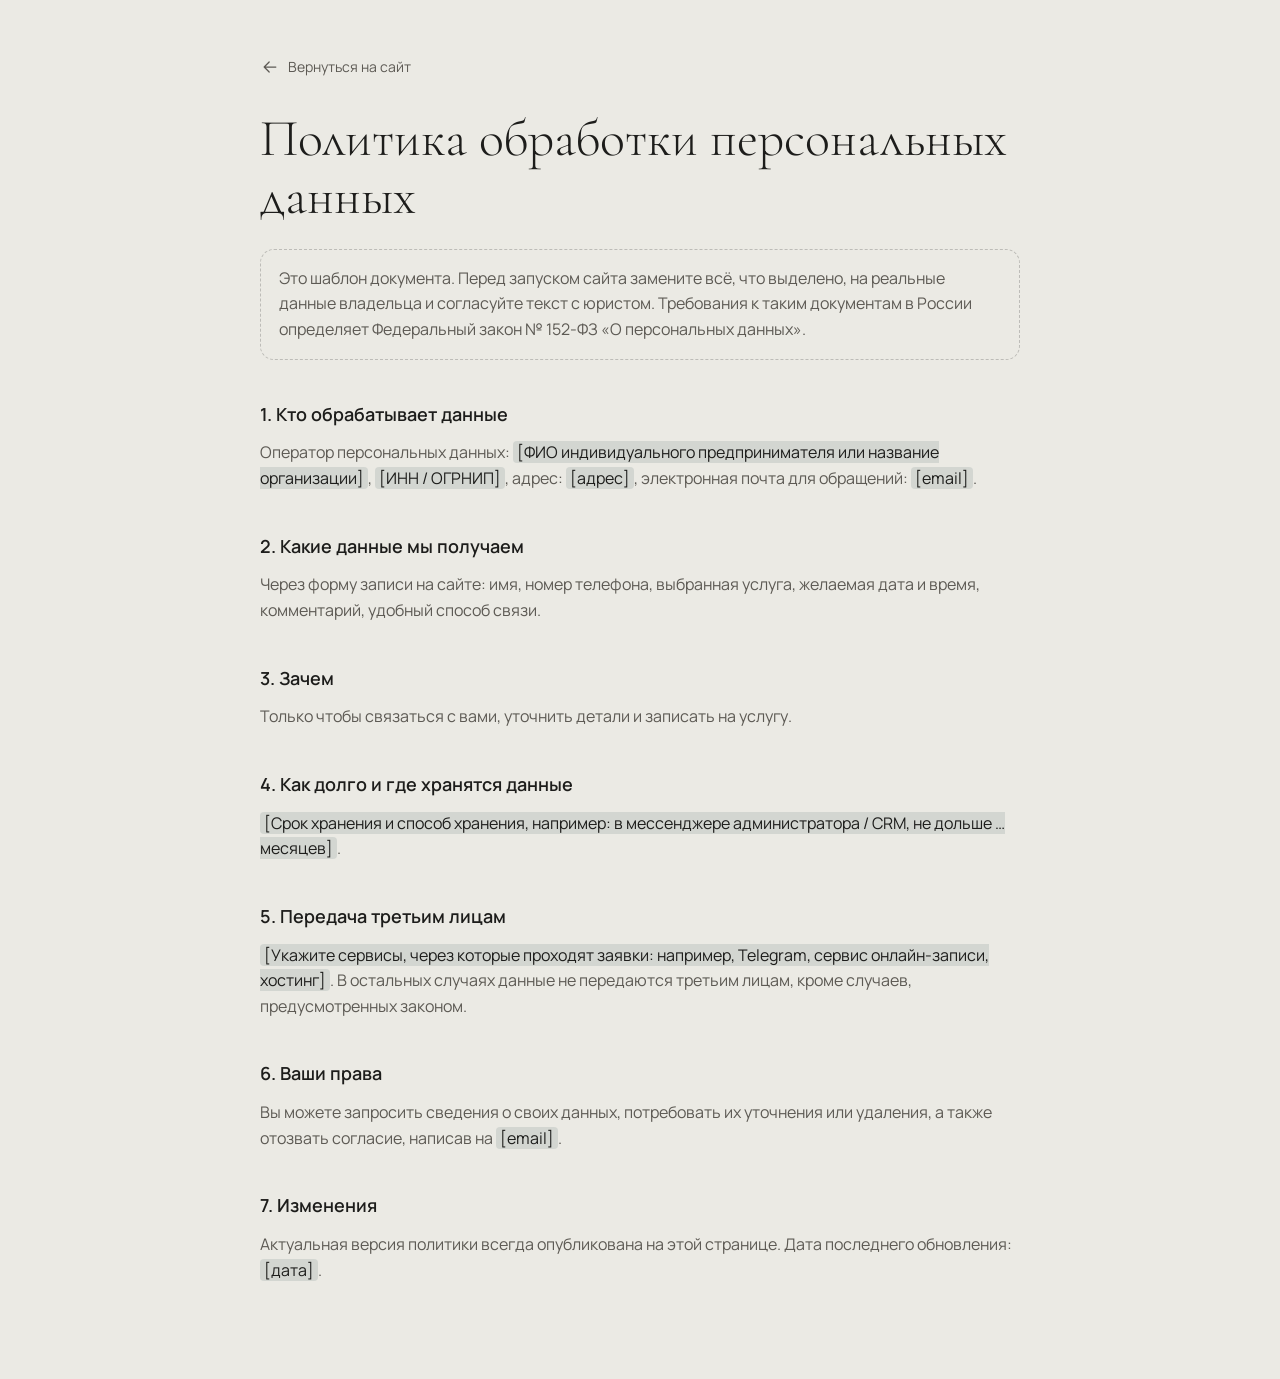
<file: privacy.html>
<!doctype html>
<html lang="ru">
<head>
  <meta charset="utf-8">
  <meta name="viewport" content="width=device-width, initial-scale=1">
  <title>Политика обработки персональных данных</title>
  <meta name="robots" content="noindex">
  <link rel="icon" href="favicon.svg" type="image/svg+xml">
  <link rel="preload" href="assets/fonts/cormorant-garamond-cyrillic.woff2" as="font" type="font/woff2" crossorigin>
  <link rel="preload" href="assets/fonts/manrope-cyrillic.woff2" as="font" type="font/woff2" crossorigin>
  <link rel="stylesheet" href="assets/css/fonts.css?v=20261029-3">
  <link rel="stylesheet" href="assets/css/styles.css?v=20261029-3">
  <style>
    .doc { padding: 56px 0 96px; }
    .doc .container { max-width: 760px; }
    .doc h1 { font-family: var(--serif); font-weight: 300; font-size: clamp(2rem, 1.4rem + 2.4vw, 3.25rem); line-height: 1.1; }
    .doc h2 { margin-top: 40px; font-size: 1.125rem; font-weight: 600; }
    .doc p, .doc li { margin-top: 12px; color: var(--ink-2); }
    .doc ul { padding-left: 1.2em; list-style: disc; }
    .doc mark { background: color-mix(in oklab, var(--accent) 14%, transparent); color: var(--ink); padding: 0 4px; border-radius: 4px; }
    .doc .notice { margin-top: 24px; padding: 16px 18px; border: 1px dashed var(--line-strong); border-radius: var(--radius-sm); }
    .back { display: inline-flex; align-items: center; gap: 8px; margin-bottom: 32px; text-decoration: none; font-size: 0.875rem; color: var(--ink-2); }
  </style>
</head>
<body>
  <main class="doc">
    <div class="container">
      <a class="back" href="index.html"><svg class="icon" viewBox="0 0 24 24" aria-hidden="true"><path d="M19 12H5M11 6l-6 6 6 6"/></svg>Вернуться на сайт</a>
      <h1>Политика обработки персональных данных</h1>
      <p class="notice">Это шаблон документа. Перед запуском сайта замените всё, что выделено, на реальные данные владельца и согласуйте текст с юристом. Требования к таким документам в России определяет Федеральный закон № 152-ФЗ «О персональных данных».</p>

      <h2>1. Кто обрабатывает данные</h2>
      <p>Оператор персональных данных: <mark>[ФИО индивидуального предпринимателя или название организации]</mark>, <mark>[ИНН / ОГРНИП]</mark>, адрес: <mark>[адрес]</mark>, электронная почта для обращений: <mark>[email]</mark>.</p>

      <h2>2. Какие данные мы получаем</h2>
      <p>Через форму записи на сайте: имя, номер телефона, выбранная услуга, желаемая дата и время, комментарий, удобный способ связи.</p>

      <h2>3. Зачем</h2>
      <p>Только чтобы связаться с вами, уточнить детали и записать на услугу.</p>

      <h2>4. Как долго и где хранятся данные</h2>
      <p><mark>[Срок хранения и способ хранения, например: в мессенджере администратора / CRM, не дольше … месяцев]</mark>.</p>

      <h2>5. Передача третьим лицам</h2>
      <p><mark>[Укажите сервисы, через которые проходят заявки: например, Telegram, сервис онлайн-записи, хостинг]</mark>. В остальных случаях данные не передаются третьим лицам, кроме случаев, предусмотренных законом.</p>

      <h2>6. Ваши права</h2>
      <p>Вы можете запросить сведения о своих данных, потребовать их уточнения или удаления, а также отозвать согласие, написав на <mark>[email]</mark>.</p>

      <h2>7. Изменения</h2>
      <p>Актуальная версия политики всегда опубликована на этой странице. Дата последнего обновления: <mark>[дата]</mark>.</p>
    </div>
  </main>
</body>
</html>
</file>
<file: assets/css/fonts.css>
/* Шрифты хранятся в папке сайта, чтобы не зависеть от Google Fonts.
   Manrope и Cormorant Garamond распространяются по лицензии SIL Open Font License 1.1. */

/* cyrillic-ext */
@font-face {
  font-family: "Manrope";
  font-style: normal;
  font-weight: 400 600;
  font-display: swap;
  src: url("../fonts/manrope-cyrillic-ext.woff2") format("woff2");
  unicode-range: U+0460-052F, U+1C80-1C8A, U+20B4, U+2DE0-2DFF, U+A640-A69F, U+FE2E-FE2F;
}

/* cyrillic */
@font-face {
  font-family: "Manrope";
  font-style: normal;
  font-weight: 400 600;
  font-display: swap;
  src: url("../fonts/manrope-cyrillic.woff2") format("woff2");
  unicode-range: U+0301, U+0400-045F, U+0490-0491, U+04B0-04B1, U+2116;
}

/* latin */
@font-face {
  font-family: "Manrope";
  font-style: normal;
  font-weight: 400 600;
  font-display: swap;
  src: url("../fonts/manrope-latin.woff2") format("woff2");
  unicode-range: U+0000-00FF, U+0131, U+0152-0153, U+02BB-02BC, U+02C6, U+02DA, U+02DC, U+0304, U+0308, U+0329, U+2000-206F, U+20AC, U+2122, U+2191, U+2193, U+2212, U+2215, U+FEFF, U+FFFD;
}

/* cyrillic */
@font-face {
  font-family: "Cormorant Garamond";
  font-style: normal;
  font-weight: 300 700;
  font-display: swap;
  src: url("../fonts/cormorant-garamond-cyrillic.woff2") format("woff2");
  unicode-range: U+0301, U+0400-045F, U+0490-0491, U+04B0-04B1, U+2116;
}

/* latin */
@font-face {
  font-family: "Cormorant Garamond";
  font-style: normal;
  font-weight: 300 700;
  font-display: swap;
  src: url("../fonts/cormorant-garamond-latin.woff2") format("woff2");
  unicode-range: U+0000-00FF, U+0131, U+0152-0153, U+02BB-02BC, U+02C6, U+02DA, U+02DC, U+0304, U+0308, U+0329, U+2000-206F, U+20AC, U+2122, U+2191, U+2193, U+2212, U+2215, U+FEFF, U+FFFD;
}

/* cyrillic italic */
@font-face {
  font-family: "Cormorant Garamond";
  font-style: italic;
  font-weight: 300 700;
  font-display: swap;
  src: url("../fonts/cormorant-garamond-italic-cyrillic.woff2") format("woff2");
  unicode-range: U+0301, U+0400-045F, U+0490-0491, U+04B0-04B1, U+2116;
}

/* latin italic */
@font-face {
  font-family: "Cormorant Garamond";
  font-style: italic;
  font-weight: 300 700;
  font-display: swap;
  src: url("../fonts/cormorant-garamond-italic-latin.woff2") format("woff2");
  unicode-range: U+0000-00FF, U+0131, U+0152-0153, U+02BB-02BC, U+02C6, U+02DA, U+02DC, U+0304, U+0308, U+0329, U+2000-206F, U+20AC, U+2122, U+2191, U+2193, U+2212, U+2215, U+FEFF, U+FFFD;
}
</file>
<file: assets/css/styles.css>
/* ---------- Tokens ---------- */
:root {
  --accent: #3f5d5a; /* перезаписывается из config.js */
  --accent-ink: #ffffff;

  --bg: color-mix(in oklab, var(--accent) 5%, #f5f2ec);
  --surface: #fcfbf8;
  --frame: color-mix(in oklab, var(--accent) 12%, #efebe4);
  --accent-deep: color-mix(in oklab, var(--accent) 72%, #0d0d0c);
  --ink: #1d1d1b;
  --ink-2: #5d5a54;
  --ink-3: #69655e;
  --line: rgba(29, 29, 27, 0.12);
  --line-strong: rgba(29, 29, 27, 0.22);

  --serif: "Cormorant Garamond", "Times New Roman", serif;
  --sans: "Manrope", system-ui, -apple-system, "Segoe UI", sans-serif;

  --radius-lg: 28px;
  --radius-md: 20px;
  --radius-sm: 14px;

  --gutter: 16px;
  --container: 1680px; /* одна ширина для шапки, первого экрана и всех разделов */
  --header-h: 68px;
  --section-gap: clamp(88px, 7vw + 48px, 160px);

  --ease-out: cubic-bezier(0.16, 1, 0.3, 1);
  --shadow-soft: 0 18px 50px -24px rgba(29, 29, 27, 0.28);
}

@media (min-width: 720px) {
  :root { --gutter: 24px; --header-h: 76px; }
}
@media (min-width: 1024px) {
  :root { --gutter: 48px; }
}

/* ---------- Base ---------- */
*, *::before, *::after { box-sizing: border-box; }

html {
  scroll-behavior: smooth;
  scroll-padding-top: calc(var(--header-h) + 12px);
  -webkit-text-size-adjust: 100%;
}

body {
  margin: 0;
  background: var(--bg);
  color: var(--ink);
  font-family: var(--sans);
  font-size: 1rem;
  line-height: 1.6;
  -webkit-font-smoothing: antialiased;
  overflow-x: hidden;
}

img { display: block; max-width: 100%; }
a { color: inherit; text-underline-offset: 0.2em; text-decoration-thickness: 1px; }
button, input, select, textarea { font: inherit; color: inherit; }
ul { margin: 0; padding: 0; list-style: none; }
h1, h2, h3, p, figure, dl, dd { margin: 0; }

::selection { background: var(--accent); color: var(--accent-ink); }

:focus-visible {
  outline: 2px solid var(--accent);
  outline-offset: 3px;
  border-radius: 6px;
}

html { scrollbar-color: var(--ink-3) var(--bg); }

.sprite { display: none; }

.icon {
  width: 20px;
  height: 20px;
  flex: none;
  fill: none;
  stroke: currentColor;
  stroke-width: 1.5;
  stroke-linecap: round;
  stroke-linejoin: round;
}

.visually-hidden {
  position: absolute !important;
  width: 1px; height: 1px;
  overflow: hidden;
  clip: rect(0 0 0 0);
  white-space: nowrap;
}

.skip-link {
  position: absolute;
  left: 12px;
  top: -60px;
  z-index: 100;
  padding: 10px 16px;
  background: var(--ink);
  color: var(--bg);
  border-radius: 999px;
  text-decoration: none;
}
.skip-link:focus { top: 12px; }

.container {
  width: min(100% - var(--gutter) * 2, var(--container));
  margin-inline: auto;
}

[hidden] { display: none !important; }

/* Пока страница настраивается (цвет и тексты из config.js и ссылки), цвета меняются без плавного перехода. */
.is-booting *, .is-booting *::before, .is-booting *::after { transition: none !important; }

/* ---------- Buttons ---------- */
.btn {
  display: inline-flex;
  align-items: center;
  justify-content: center;
  gap: 14px;
  min-height: 52px;
  padding: 6px 6px 6px 24px;
  border: 1px solid transparent;
  border-radius: 999px;
  font-size: 0.9375rem;
  font-weight: 500;
  letter-spacing: 0.01em;
  text-decoration: none;
  cursor: pointer;
  transition: background-color 0.3s var(--ease-out), color 0.3s var(--ease-out), border-color 0.3s var(--ease-out);
}

.btn__chip {
  display: grid;
  place-items: center;
  width: 40px;
  height: 40px;
  border-radius: 50%;
  transition: transform 0.45s var(--ease-out);
}
.btn__chip--lg { width: 48px; height: 48px; }
.btn:hover .btn__chip, .quickbook__submit:hover .btn__chip { transform: translateX(3px) rotate(-45deg); }

.btn--dark { background: var(--accent); color: var(--accent-ink); }
.btn--dark .btn__chip { background: var(--accent-ink); color: var(--accent); }
.btn--dark:hover { background: var(--accent-deep); }

.btn--light { background: #fff; color: var(--ink); }
.btn--light .btn__chip { background: var(--accent); color: var(--accent-ink); }
.btn--light:hover { background: var(--bg); }

.btn--ghost {
  padding: 6px 24px;
  color: #fff;
  border-color: rgba(255, 255, 255, 0.55);
}
.btn--ghost:hover { background: rgba(255, 255, 255, 0.14); border-color: #fff; }

.btn--sm { min-height: 44px; padding: 4px 4px 4px 18px; font-size: 0.875rem; gap: 10px; }
.btn--sm .btn__chip { width: 36px; height: 36px; }
.btn--sm .icon { width: 18px; height: 18px; }
.btn--block { width: 100%; justify-content: space-between; }

.round-btn {
  display: grid;
  place-items: center;
  width: 52px;
  height: 52px;
  border: 1px solid var(--line-strong);
  border-radius: 50%;
  background: transparent;
  color: var(--ink);
  cursor: pointer;
  transition: background-color 0.3s var(--ease-out), color 0.3s var(--ease-out), opacity 0.3s;
}
.round-btn:hover:not(:disabled) { background: var(--ink); color: var(--bg); border-color: var(--ink); }
.round-btn:disabled { opacity: 0.35; cursor: default; }

/* ---------- Header ---------- */
.site-header {
  position: sticky;
  top: 0;
  z-index: 50;
  background: var(--bg);
  transition: box-shadow 0.3s;
}
.site-header.is-scrolled { box-shadow: 0 1px 0 var(--line); }

.site-header__inner {
  display: flex;
  align-items: center;
  gap: 24px;
  height: var(--header-h);
  width: min(100% - var(--gutter) * 2, var(--container));
  margin-inline: auto;
}

.logo {
  display: inline-flex;
  align-items: center;
  font-family: var(--serif);
  font-weight: 500;
  font-size: 1.5rem;
  letter-spacing: 0.01em;
  text-decoration: none;
  white-space: nowrap;
  margin-right: auto;
}
.logo img { height: 48px; width: auto; }
@media (min-width: 720px) { .logo img { height: 56px; } }

.nav { display: none; }
.nav__list { display: flex; gap: 32px; }
.nav__list a {
  font-size: 0.875rem;
  text-decoration: none;
  color: var(--ink-2);
  transition: color 0.2s;
}
.nav__list a:hover { color: var(--ink); }

.site-header__cta { display: none; }

.menu-toggle {
  display: grid;
  place-items: center;
  width: 44px;
  height: 44px;
  border: 0;
  border-radius: 50%;
  background: var(--accent);
  color: var(--accent-ink);
  cursor: pointer;
}

.mobile-menu {
  position: fixed;
  inset: var(--menu-top, var(--header-h)) 0 0 0;
  padding: 24px var(--gutter) calc(24px + env(safe-area-inset-bottom));
  background: var(--bg);
  display: flex;
  flex-direction: column;
  justify-content: space-between;
  overflow-y: auto;
}
.mobile-menu__list li { border-bottom: 1px solid var(--line); }
.mobile-menu__list a {
  display: block;
  padding: 16px 0;
  font-family: var(--serif);
  font-weight: 400;
  font-size: 2.375rem;
  line-height: 1.15;
  text-decoration: none;
}
.js .mobile-menu:not([hidden]) { animation: menu-in 0.45s var(--ease-out); }
@keyframes menu-in { from { opacity: 0; transform: translateY(-8px); } }

@media (min-width: 1024px) {
  .site-header__inner { display: grid; grid-template-columns: 1fr auto 1fr; }
  .logo { justify-self: start; margin-right: 0; }
  .nav { display: block; }
  .site-header__cta { display: inline-flex; justify-self: end; }
  .menu-toggle, .mobile-menu { display: none !important; }
}

/* ---------- Hero ---------- */
.hero { padding: 0 8px; }

.hero__card {
  position: relative;
  isolation: isolate;
  overflow: hidden;
  display: grid;
  grid-template-rows: auto 1fr auto;
  min-height: max(560px, calc(100svh - var(--header-h) - var(--demo-h, 0px) - 64px));
  max-width: var(--container);
  margin-inline: auto;
  border-radius: var(--radius-lg);
  color: #fff;
  background: #6f6b66;
}

/* Обёртка фото вынесена из сетки карточки, иначе она занимает строку и сдвигает название. */
.hero picture { position: absolute; inset: 0; z-index: -2; }

.hero__img {
  position: absolute;
  inset: 0;
  z-index: -2;
  width: 100%;
  height: 100%;
  object-fit: cover;
  object-position: 50% 40%;
}

.hero__shade {
  position: absolute;
  inset: 0;
  z-index: -1;
  background:
    radial-gradient(80% 75% at 100% 26%, rgba(22, 22, 20, 0.78), rgba(22, 22, 20, 0.35) 55%, transparent 80%),
    radial-gradient(70% 60% at 0% 85%, rgba(22, 22, 20, 0.55), transparent 72%),
    linear-gradient(180deg, rgba(22, 22, 20, 0.5) 0%, rgba(22, 22, 20, 0.12) 34%, rgba(22, 22, 20, 0.08) 50%, rgba(22, 22, 20, 0.66) 100%);
}
/* Лёгкий тон акцента поверх фото: снимок «окрашивается» в цвет студии. */
.hero__shade::after {
  content: "";
  position: absolute;
  inset: 0;
  background: linear-gradient(200deg, color-mix(in oklab, var(--accent-deep) 35%, transparent) 0%, transparent 45%, color-mix(in oklab, var(--accent-deep) 62%, transparent) 100%);
  mix-blend-mode: multiply;
}

.hero__wordmark {
  padding: 18px 16px 0;
  font-family: var(--serif);
  font-weight: 300;
  font-size: 15vw;
  line-height: 0.86;
  letter-spacing: -0.01em;
  text-transform: uppercase;
  white-space: nowrap;
}
.hero__wordmark .w { display: block; }

.hero__aside {
  align-self: start;
  padding: 20px 16px 0;
  max-width: 340px;
}
.hero__label {
  font-size: 0.9375rem;
  font-weight: 600;
}
.hero__subtitle {
  margin-top: 2px;
  font-size: 0.9375rem;
  line-height: 1.5;
  color: rgba(255, 255, 255, 0.92);
}
.hero__tags {
  display: none;
  flex-wrap: wrap;
  gap: 6px;
  margin-top: 16px;
}
.hero__tags li {
  padding: 4px 12px;
  background: color-mix(in oklab, var(--accent-deep) 70%, transparent);
  border: 1px solid rgba(255, 255, 255, 0.5);
  border-radius: 999px;
  font-size: 0.75rem;
}

.hero__main { padding: 0 16px 24px; }
.hero__title {
  font-family: var(--serif);
  font-weight: 400;
  font-size: clamp(2.4rem, 1.5rem + 3.8vw, 5.25rem);
  line-height: 0.98;
  letter-spacing: -0.005em;
  text-transform: uppercase;
  text-wrap: balance;
}
.hero__actions {
  display: flex;
  flex-wrap: wrap;
  gap: 10px;
  margin-top: 24px;
}

.photo-credit {
  position: absolute;
  top: 14px;
  right: 14px;
  padding: 4px 10px;
  border-radius: 999px;
  background: rgba(22, 22, 20, 0.62);
  color: #fff;
  font-size: 0.6875rem;
  text-decoration: none;
  letter-spacing: 0.02em;
}
.photo-credit:hover { background: rgba(22, 22, 20, 0.8); }
.hero .photo-credit { top: auto; bottom: 14px; }

@media (max-width: 719px) {
  .hero__main { padding-bottom: 28px; }
  .hero .photo-credit { left: 16px; right: auto; }
  .hero__shade {
    background: linear-gradient(180deg, rgba(22, 22, 20, 0.66) 0%, rgba(22, 22, 20, 0.66) 50%, rgba(22, 22, 20, 0.28) 62%, rgba(22, 22, 20, 0.72) 100%);
  }
}

@media (min-width: 720px) {
  .hero { padding: 0 var(--gutter); }
  .hero__wordmark { padding: 22px 28px 0; }
  .hero__aside { padding: 28px 28px 0; justify-self: end; max-width: 300px; }
  .hero__tags { display: flex; }
  .hero__main { padding: 0 28px 36px; }
  .hero__card { grid-template-rows: auto auto 1fr auto; }
  .hero__main { align-self: end; }
}

@media (min-width: 1024px) {
  .hero__card {
    grid-template-columns: 1fr auto;
    grid-template-rows: auto 1fr auto;
    min-height: max(600px, calc(100svh - var(--header-h) - var(--demo-h, 0px) - 24px));
  }
  .hero__wordmark { grid-column: 1 / -1; padding: 24px 36px 0; }
  .hero__aside { grid-column: 2; grid-row: 2; margin: 32px 40px 0 0; padding: 0; }
  /* Без панели быстрой записи под фото нижний отступ меньше. */
  .hero__main { grid-column: 1; grid-row: 3; padding: 0 40px 44px; }
  .hero .photo-credit { right: 24px; bottom: 24px; }
}

/* Quick booking bar */
.quickbook {
  position: relative;
  z-index: 2;
  display: grid;
  gap: 4px;
  max-width: 1180px;
  margin: 12px auto 0;
  padding: 8px;
  background: var(--surface);
  border: 1px solid var(--line);
  border-radius: var(--radius-md);
  box-shadow: var(--shadow-soft);
}

.quickbook__field {
  position: relative;
  display: flex;
  align-items: center;
  gap: 12px;
  min-height: 56px;
  padding: 0 14px;
  border-radius: var(--radius-sm);
  color: var(--ink);
  transition: background-color 0.2s;
}
.quickbook__field:hover { background: var(--bg); }
.quickbook__field .icon { color: var(--ink-2); }

.quickbook__field select,
.quickbook__field input {
  flex: 1;
  min-width: 0;
  height: 56px;
  border: 0;
  background: transparent;
  font-size: 0.9375rem;
  appearance: none;
  -webkit-appearance: none;
  cursor: pointer;
}
.quickbook__field select:focus-visible,
.quickbook__field input:focus-visible { outline: none; }
.quickbook__field:focus-within { background: var(--bg); box-shadow: inset 0 0 0 1.5px var(--accent); }

.quickbook__field input[type="date"]::-webkit-calendar-picker-indicator {
  position: absolute;
  inset: 0;
  width: auto;
  height: auto;
  opacity: 0;
  cursor: pointer;
}
.quickbook__field input[type="date"]:not(.has-value) { color: transparent; }
.quickbook__field input[type="date"]:not(.has-value):focus { color: var(--ink); }
.quickbook__hint {
  position: absolute;
  left: 46px;
  font-size: 0.9375rem;
  color: var(--ink);
  pointer-events: none;
}
.quickbook__field input.has-value ~ .quickbook__hint,
.quickbook__field input:focus ~ .quickbook__hint { display: none; }

.quickbook__submit {
  display: flex;
  align-items: center;
  justify-content: space-between;
  gap: 14px;
  min-height: 56px;
  padding: 4px 4px 4px 20px;
  border: 0;
  border-radius: 999px;
  background: var(--accent);
  color: var(--accent-ink);
  font-weight: 500;
  cursor: pointer;
  transition: background-color 0.3s var(--ease-out);
}
.quickbook__submit:hover { background: var(--accent-deep); }
.quickbook__submit .btn__chip { background: var(--accent-ink); color: var(--accent); }

@media (min-width: 720px) {
  .quickbook {
    grid-template-columns: 1.3fr 1fr 1fr auto;
    align-items: center;
    margin-top: 16px;
    padding: 10px 10px 10px 12px;
    border-radius: 999px;
  }
  .quickbook__field { border-radius: 999px; }
  .quickbook__field + .quickbook__field::before {
    content: "";
    position: absolute;
    left: -2px;
    top: 14px;
    bottom: 14px;
    width: 1px;
    background: var(--line);
  }
  .quickbook__submit-text { display: none; }
  .quickbook__submit { padding: 4px; }
}
@media (min-width: 1024px) {
  .quickbook { margin-top: -44px; }
  .quickbook__submit-text { display: inline; }
  .quickbook__submit { padding: 4px 4px 4px 22px; }
}

/* ---------- Sections ---------- */
.section { padding-top: var(--section-gap); }

.section-head {
  display: flex;
  align-items: flex-end;
  justify-content: space-between;
  gap: 24px;
  margin-bottom: clamp(32px, 3vw + 16px, 56px);
}

.section-title {
  font-family: var(--serif);
  font-weight: 400;
  font-size: clamp(2.5rem, 1.6rem + 3vw, 4.5rem);
  line-height: 1;
  letter-spacing: -0.01em;
  text-wrap: balance;
}
/* Курсивом выделяется вторая часть заголовка — «журнальный» акцент в цвете студии. */
.section-title em {
  font-style: italic;
  font-weight: 300;
  color: var(--accent);
}
.booking .section-title em { color: inherit; }
.section-lead {
  margin-top: 14px;
  max-width: 46ch;
  color: var(--ink-2);
  font-size: 1rem;
}

/* ---------- Promos ---------- */
.promos__grid { display: grid; gap: 12px; }
@media (min-width: 1024px) { .promos__grid { grid-template-columns: 1.25fr 1fr; gap: 16px; } }

.promo {
  display: flex;
  flex-direction: column;
  padding: 28px 22px 22px;
  background: var(--surface);
  border: 1px solid var(--line);
  border-radius: var(--radius-lg);
}
@media (min-width: 720px) { .promo { padding: 40px 40px 32px; } }

/* Главная акция — в цвете салона, как карточка записи. */
.promo--accent { background: var(--accent); border-color: var(--accent); color: var(--accent-ink); }

.promo__title {
  max-width: 22ch;
  font-size: clamp(1.25rem, 1.1rem + 0.6vw, 1.625rem);
  font-weight: 500;
  line-height: 1.25;
  letter-spacing: -0.01em;
  text-wrap: balance;
}

.promo__offers { margin-top: 22px; }
.promo__offer {
  display: flex;
  flex-wrap: wrap;
  align-items: baseline;
  gap: 4px 18px;
  padding: 10px 0;
  border-top: 1px solid var(--line);
}
.promo--accent .promo__offer, .promo--accent .promo__extra { border-color: color-mix(in oklab, var(--accent-ink) 22%, transparent); }
.promo__value {
  flex: none;
  min-width: 3.3ch;
  font-family: var(--serif);
  font-size: clamp(3rem, 2.2rem + 3vw, 5rem);
  font-weight: 400;
  line-height: 0.95;
  letter-spacing: -0.02em;
  font-variant-numeric: lining-nums tabular-nums;
  color: var(--accent);
}
.promo--accent .promo__value { color: var(--accent-ink); }
.promo__cond { font-size: 1rem; color: var(--ink-2); }
.promo--accent .promo__cond { color: color-mix(in oklab, var(--accent-ink) 82%, var(--accent)); }

.promo__extra {
  display: flex;
  align-items: center;
  gap: 12px;
  padding-top: 16px;
  border-top: 1px solid var(--line);
  font-family: var(--serif);
  font-style: italic;
  font-size: 1.75rem;
  line-height: 1;
}
.promo__extra .icon { width: 26px; height: 26px; }
.promo__text { padding-top: 16px; border-top: 1px solid var(--line); color: var(--ink-2); }
/* Карточка с фото: текст слева, фото справа во всю высоту текста. На телефоне кнопка уходит под них. */
.promo--photo {
  display: grid;
  grid-template-columns: 1fr minmax(0, 38%);
  grid-template-areas: "body media" "foot foot";
  column-gap: 18px;
}
.promo__body { grid-area: body; display: flex; flex-direction: column; min-width: 0; }
.promo--photo .promo__foot { grid-area: foot; }
.promo__media { grid-area: media; position: relative; min-height: 200px; overflow: hidden; border-radius: var(--radius-md); background: var(--frame); }
.promo__media img { position: absolute; inset: 0; width: 100%; height: 100%; object-fit: cover; object-position: 50% 30%; }
@media (min-width: 720px) {
  .promo--photo { grid-template-columns: 1fr minmax(0, 42%); grid-template-areas: "body media" "foot media"; column-gap: 32px; }
}
/* Последняя карточка без пары растягивается на всю ширину, фото у неё — узкая полоса. */
@media (min-width: 1024px) {
  .promo--photo:last-child:nth-child(odd) { grid-column: 1 / -1; grid-template-columns: 1fr 280px; }
  .promo--photo:last-child:nth-child(odd) .promo__title { max-width: none; }
}

.promo__foot {
  display: flex;
  flex-wrap: wrap;
  align-items: center;
  justify-content: space-between;
  gap: 16px;
  margin-top: auto;
  padding-top: 32px;
}
.promo__until { display: inline-flex; align-items: center; gap: 8px; font-size: 0.9375rem; font-weight: 500; }
.promo__until .icon { width: 20px; height: 20px; }
@media (max-width: 479px) { .promo__cta { width: 100%; justify-content: space-between; } }

/* ---------- Services ---------- */
.carousel-nav { display: none; gap: 10px; flex: none; }
@media (min-width: 720px) { .carousel-nav:not([hidden]) { display: flex; } }

.services__viewport { overflow: hidden; }
.services__track {
  --peek: var(--gutter);
  display: grid;
  grid-auto-flow: column;
  grid-auto-columns: min(82%, 320px);
  gap: 14px;
  padding: 4px max(var(--gutter), (100% - var(--container)) / 2) 24px;
  overflow-x: auto;
  scroll-snap-type: x mandatory;
  scroll-padding-inline: max(var(--gutter), (100% - var(--container)) / 2);
  scrollbar-width: none;
  outline: none;
}
.services__track::-webkit-scrollbar { display: none; }
@media (min-width: 720px) { .services__track { grid-auto-columns: calc((min(100vw - var(--gutter) * 2, var(--container)) - 14px * 2) / 2.4); gap: 16px; } }
/* На компьютере лента обрезается по краям сетки: ровно четыре карточки, остальные — стрелками. */
@media (min-width: 1024px) {
  .services__viewport { width: min(100% - var(--gutter) * 2, var(--container)); margin-inline: auto; }
  .services__track { grid-auto-columns: calc((100% - 16px * 3) / 4); padding-inline: 0; scroll-padding-inline: 0; }
}

.service-card {
  scroll-snap-align: start;
  display: flex;
  flex-direction: column;
  padding: 10px;
  background: var(--surface);
  border: 1px solid var(--line);
  border-radius: var(--radius-md);
  transition: box-shadow 0.4s var(--ease-out), transform 0.4s var(--ease-out);
}
.service-card:hover { box-shadow: var(--shadow-soft); border-color: var(--line-strong); }

.service-card__media {
  position: relative;
  overflow: hidden;
  aspect-ratio: 4 / 3.2;
  border-radius: var(--radius-sm);
}
.service-card__media img {
  width: 100%;
  height: 100%;
  object-fit: cover;
  transition: transform 0.9s var(--ease-out);
}
.service-card:hover .service-card__media img { transform: scale(1.04); }

.service-card__tag {
  position: absolute;
  top: 10px;
  right: 10px;
  padding: 3px 10px;
  border-radius: 999px;
  background: var(--accent);
  color: var(--accent-ink);
  font-size: 0.75rem;
  font-weight: 500;
}

.service-card__body { flex: 1; display: flex; flex-direction: column; padding: 18px 8px 0; }
.service-card__title {
  font-size: 1.25rem;
  font-weight: 500;
  line-height: 1.3;
  letter-spacing: -0.01em;
}
.service-card__text {
  margin-top: 8px;
  font-size: 0.875rem;
  line-height: 1.55;
  color: var(--ink-2);
}
.service-card__price {
  display: flex;
  align-items: baseline;
  gap: 8px;
  margin-top: auto; /* у всех карточек цена на одной высоте */
  padding-top: 14px;
  font-size: 0.875rem;
}
.service-card__price-label { color: var(--ink-2); }
.service-card__price-value { font-size: 1rem; font-weight: 600; }
/* Пустое место под цену: короткая пунктирная линия. */
.service-card__price-value.is-empty {
  width: 72px;
  height: 1em;
  border-bottom: 1px dashed var(--line-strong);
}

.service-card__foot {
  display: flex;
  align-items: center;
  justify-content: space-between;
  margin: 18px 8px 0;
  padding: 14px 0 6px;
  border-top: 1px solid var(--line);
  font-size: 0.875rem;
  font-weight: 500;
  text-decoration: none;
}
.service-card__foot .icon { transition: transform 0.4s var(--ease-out); }
.service-card__foot:hover .icon { transform: translateX(4px); }

/* Карточка без фото: метка над заголовком. */
.service-card--text .service-card__body { padding-top: 10px; }
.service-card--text .service-card__tag { position: static; align-self: flex-start; margin-bottom: 14px; }

/* ---------- Prices ---------- */
.prices__grid { display: grid; gap: 12px; align-items: start; }
@media (min-width: 1024px) { .prices__grid { grid-template-columns: 1fr 1fr; gap: 16px; } }

.price-group {
  background: var(--surface);
  border: 1px solid var(--line);
  border-radius: var(--radius-md);
}
.price-group__head {
  display: flex;
  align-items: center;
  justify-content: space-between;
  gap: 16px;
  padding: 20px 22px;
  font-size: 1.125rem;
  font-weight: 500;
  letter-spacing: -0.01em;
  cursor: pointer;
  list-style: none;
}
.price-group__head::-webkit-details-marker { display: none; }
.price-group__toggle {
  position: relative;
  flex: none;
  width: 36px;
  height: 36px;
  border: 1px solid var(--line-strong);
  border-radius: 50%;
  transition: background-color 0.3s var(--ease-out), border-color 0.3s var(--ease-out);
}
.price-group__toggle::before, .price-group__toggle::after {
  content: "";
  position: absolute;
  top: 50%;
  left: 50%;
  width: 12px;
  height: 1.5px;
  background: currentColor;
  transform: translate(-50%, -50%);
  transition: transform 0.3s var(--ease-out);
}
.price-group__toggle::after { transform: translate(-50%, -50%) rotate(90deg); }
.price-group[open] .price-group__toggle { background: var(--accent); border-color: var(--accent); color: var(--accent-ink); }
.price-group[open] .price-group__toggle::after { transform: translate(-50%, -50%); }
.price-group__head:hover .price-group__toggle { border-color: var(--ink); }

.price-list { padding: 0 22px 18px; }
.price-list__sub {
  margin-top: 14px;
  padding-bottom: 4px;
  font-size: 0.75rem;
  font-weight: 600;
  letter-spacing: 0.08em;
  text-transform: uppercase;
  color: var(--accent);
}
.price-list__row {
  display: flex;
  align-items: baseline;
  justify-content: space-between;
  gap: 16px;
  padding: 11px 0;
  border-top: 1px solid var(--line);
  font-size: 0.9375rem;
}
.price-list__sub + .price-list__row { border-top: 0; }
.price-list__price { flex: none; font-weight: 600; font-variant-numeric: tabular-nums; white-space: nowrap; }

/* ---------- Photo placeholder (общая для услуг и галереи) ---------- */
.ph {
  position: relative;
  display: grid;
  place-items: center;
  align-content: center;
  gap: 10px;
  width: 100%;
  height: 100%;
  background:
    radial-gradient(120% 90% at 20% 0%, rgba(255, 255, 255, 0.65), transparent 60%),
    var(--frame);
  color: var(--ink-2);
  text-align: center;
}
/* Тонкая пунктирная рамка: видно, что это задуманное место под фото, а не пустота. */
.ph::before {
  content: "";
  position: absolute;
  inset: 10px;
  border: 1px dashed var(--line-strong);
  border-radius: calc(var(--radius-sm) - 4px);
  pointer-events: none;
}
.ph__icon {
  display: grid;
  place-items: center;
  width: 44px;
  height: 44px;
  border-radius: 50%;
  background: color-mix(in oklab, var(--surface) 80%, transparent);
  color: var(--accent);
}
.ph__text { font-size: 0.8125rem; }
.ph__ratio {
  position: absolute;
  top: 18px;
  right: 20px;
  font-size: 0.6875rem;
  letter-spacing: 0.06em;
  color: var(--ink-2);
}

/* ---------- Gallery ---------- */
.gallery__grid {
  display: grid;
  grid-template-columns: repeat(2, 1fr);
  grid-auto-rows: clamp(150px, 40vw, 220px);
  grid-auto-flow: dense;
  gap: 10px;
}
.g-item { position: relative; border-radius: var(--radius-md); overflow: hidden; }
.g-item--feature { grid-column: span 2; grid-row: span 2; }
.g-item--tall { grid-row: span 2; }
.g-item--wide { grid-column: span 2; }
.g-item .ph { border-radius: inherit; }

.g-item__btn {
  display: block;
  width: 100%;
  height: 100%;
  padding: 0;
  border: 0;
  background: none;
  cursor: zoom-in;
}
.g-item__btn img {
  width: 100%;
  height: 100%;
  object-fit: cover;
  transition: transform 0.9s var(--ease-out);
}
.g-item__btn:hover img { transform: scale(1.04); }

.g-item__caption {
  position: absolute;
  left: 20px;
  bottom: 18px;
  font-size: 0.8125rem;
  font-weight: 500;
  color: var(--ink);
}
.g-item--photo .g-item__caption {
  left: 12px;
  bottom: 12px;
  padding: 3px 10px;
  border-radius: 999px;
  background: var(--surface);
}

@media (max-width: 719px) {
  .g-item--square .ph__text, .g-item--tall .ph__text { display: none; }
  .ph__ratio { top: 16px; right: 16px; }
}
@media (min-width: 720px) {
  .gallery__grid { gap: 14px; grid-auto-rows: clamp(160px, 22vw, 240px); }
}
@media (min-width: 1024px) {
  .gallery__grid { grid-template-columns: repeat(4, 1fr); gap: 16px; grid-auto-rows: clamp(180px, 15.5vw, 240px); }
}

/* Lightbox */
.lightbox {
  width: 100%;
  height: 100%;
  max-width: none;
  max-height: none;
  margin: 0;
  padding: 24px;
  border: 0;
  background: rgba(22, 22, 20, 0.92);
}
.lightbox[open] { display: grid; place-items: center; }
.lightbox::backdrop { background: transparent; }
.lightbox__frame img {
  max-width: min(100%, 1400px);
  max-height: calc(100dvh - 120px);
  border-radius: var(--radius-md);
  object-fit: contain;
}
.lightbox__close {
  position: absolute;
  top: 16px;
  right: 16px;
  color: #fff;
  border-color: rgba(255, 255, 255, 0.4);
}
.lightbox__close:hover:not(:disabled) { background: #fff; color: var(--ink); }
.js .lightbox[open] { animation: fade 0.35s var(--ease-out); }
@keyframes fade { from { opacity: 0; } }

/* ---------- Booking ---------- */
.booking__card {
  display: grid;
  gap: 32px;
  padding: 32px 20px 20px;
  border-radius: var(--radius-lg);
  background: var(--accent);
  color: var(--accent-ink);
}
.booking__lead {
  margin-top: 14px;
  max-width: 40ch;
  color: color-mix(in oklab, var(--accent-ink) 82%, var(--accent));
}

/* Запись через мессенджеры и звонок: крупные строки, на наведении — белая плашка, как у светлой кнопки. */
.booking__channels { display: grid; gap: 10px; align-content: center; }
.channel {
  display: grid;
  grid-template-columns: auto minmax(0, 1fr) auto;
  align-items: center;
  gap: 12px;
  min-height: 76px;
  padding: 12px 12px 12px 12px;
  border: 1px solid color-mix(in oklab, var(--accent-ink) 30%, transparent);
  border-radius: var(--radius-md);
  color: inherit;
  text-decoration: none;
  transition: background-color 0.3s var(--ease-out), color 0.3s var(--ease-out), border-color 0.3s var(--ease-out);
}
.channel__icon {
  display: grid;
  place-items: center;
  width: 44px;
  height: 44px;
  border-radius: 50%;
  background: color-mix(in oklab, var(--accent-ink) 12%, transparent);
  transition: background-color 0.3s var(--ease-out), color 0.3s var(--ease-out);
}
.channel__icon .icon { width: 22px; height: 22px; }
.channel__text { display: grid; gap: 2px; min-width: 0; }
.channel__name {
  font-family: var(--serif);
  font-size: clamp(1.25rem, 0.9rem + 1.6vw, 1.5rem);
  font-weight: 400;
  line-height: 1.1;
  font-variant-numeric: lining-nums;
  white-space: nowrap;
}
.channel__hint { font-size: 0.8125rem; color: color-mix(in oklab, var(--accent-ink) 80%, var(--accent)); }
.channel .btn__chip { background: var(--accent-ink); color: var(--accent); }
.channel:hover { background: #fff; color: var(--ink); border-color: #fff; }
.channel:hover .channel__icon { background: color-mix(in oklab, var(--accent) 10%, #fff); color: var(--accent); }
.channel:hover .channel__hint { color: var(--ink-2); }
.channel:hover .btn__chip { background: var(--accent); color: var(--accent-ink); transform: translateX(3px) rotate(-45deg); }
.channel:focus-visible { outline: 2px solid #fff; outline-offset: 3px; }

/* Онлайн-запись — главный способ: белая плашка сразу, с отступом от мессенджеров. */
.channel--primary { background: #fff; color: var(--ink); border-color: #fff; margin-bottom: 14px; }
.channel--primary .channel__icon { background: var(--accent); color: var(--accent-ink); }
.channel--primary .channel__name { white-space: normal; }

/* Самые узкие телефоны: номер телефона должен влезть в одну строку рядом со стрелкой. */
@media (max-width: 359px) {
  .channel { gap: 10px; padding: 10px; }
  .channel__icon { width: 40px; height: 40px; }
  .channel__name { font-size: 1.125rem; }
}
.channel--primary .channel__hint { color: var(--ink-2); }
.channel--primary .btn__chip { background: var(--accent); color: var(--accent-ink); }
.channel--primary:hover { background: var(--bg); border-color: var(--bg); }
.channel--primary:hover .channel__icon { background: var(--accent); color: var(--accent-ink); }

@media (min-width: 720px) {
  .booking__card { padding: 48px; }
  .channel { min-height: 88px; padding: 16px 16px 16px 18px; gap: 20px; }
  .channel__icon { width: 48px; height: 48px; }
  .channel__name { font-size: 1.75rem; }
}
@media (min-width: 1024px) {
  .booking__card { grid-template-columns: 0.9fr 1.1fr; gap: 64px; padding: 64px; align-items: center; }
}

/* ---------- Contacts ---------- */
.contacts__grid { display: grid; gap: 36px; }

.contact-list { margin-top: 32px; border-top: 1px solid var(--line); }
.contact-row {
  display: grid;
  grid-template-columns: 24px 1fr;
  gap: 4px 16px;
  padding: 18px 0;
  border-bottom: 1px solid var(--line);
}
.contact-row .icon { grid-row: span 2; margin-top: 2px; color: var(--accent); }
.contact-row dt { font-size: 0.8125rem; color: var(--ink-2); }
.contact-row dd { font-size: 1.0625rem; font-weight: 500; }
.contact-row dd a { text-decoration: none; }
.contact-row dd a:hover { text-decoration: underline; }
.contact-row--demo dd { color: var(--ink-3); font-weight: 400; }
.hours { display: grid; grid-template-columns: auto 1fr; gap: 2px 16px; font-variant-numeric: tabular-nums; }

.demo-note {
  display: inline-block;
  margin-left: 8px;
  padding: 1px 8px;
  border-radius: 999px;
  border: 1px dashed var(--line-strong);
  font-size: 0.6875rem;
  font-weight: 500;
  color: var(--ink-2);
  vertical-align: middle;
}

.contacts__actions { display: flex; flex-wrap: wrap; gap: 10px; margin-top: 28px; }
/* Кнопки без кружка-стрелки: отступы поровну с двух сторон, иначе текст прижат к правому краю. */
.contacts__actions .btn { padding: 6px 24px; }
.btn--outline { padding: 6px 24px; border-color: var(--line-strong); color: var(--ink); }
.btn--outline:hover { background: var(--ink); color: var(--bg); border-color: var(--ink); }
.btn[aria-disabled="true"] { background: transparent; color: var(--ink-2); border: 1px dashed var(--line-strong); pointer-events: none; }

.contacts__map {
  position: relative;
  overflow: hidden;
  min-height: 320px;
  border-radius: var(--radius-lg);
  background: var(--frame);
}
.contacts__map iframe { position: absolute; inset: 0; width: 100%; height: 100%; border: 0; }
.contacts__map .ph { position: absolute; inset: 0; }
/* Картинка карты вместо виджета: без рекламы, клик открывает Яндекс Карты. */
.contacts__map-link { position: absolute; inset: 0; display: block; }
/* Привязка к правому нижнему углу — там подпись Яндекса, её нельзя обрезать. */
.contacts__map-link img { width: 100%; height: 100%; object-fit: cover; object-position: 100% 100%; }
.contacts__map-cta {
  position: absolute;
  left: 16px;
  bottom: 16px;
  display: inline-flex;
  align-items: center;
  min-height: 44px;
  padding: 0 20px;
  border-radius: 999px;
  background: var(--accent);
  color: var(--accent-ink);
  font-size: 0.875rem;
  font-weight: 600;
  box-shadow: var(--shadow-soft);
  transition: background 0.2s;
}
.contacts__map-link:hover .contacts__map-cta { background: var(--accent-deep); }
.contacts__map-link:focus-visible { outline: 2px solid var(--accent); outline-offset: 3px; border-radius: var(--radius-lg); }

@media (min-width: 1024px) {
  .contacts__grid { grid-template-columns: 1fr 1.15fr; gap: 72px; align-items: stretch; }
  .contacts__map { min-height: 480px; }
}

/* ---------- Footer ---------- */
.site-footer {
  margin-top: var(--section-gap);
  padding: 56px 0 calc(28px + env(safe-area-inset-bottom));
  background: var(--accent-deep);
  color: var(--accent-ink);
  --footer-muted: color-mix(in oklab, var(--accent-ink) 74%, var(--accent-deep));
}
/* Крупное название внизу — перекличка с первым экраном. */
.footer__wordmark {
  font-family: var(--serif);
  font-weight: 300;
  font-size: clamp(2.75rem, 1rem + 7.5vw, 8.5rem);
  line-height: 0.95;
  letter-spacing: -0.01em;
  overflow-wrap: anywhere;
}
/* Знак из логотипа слева от названия. */
.footer__brand { display: flex; align-items: center; gap: clamp(12px, 2vw, 28px); }
.footer__mark { height: clamp(4.5rem, 2rem + 11vw, 12rem); width: auto; flex-shrink: 0; }
.footer__row {
  display: grid;
  gap: 24px;
  margin-top: 40px;
  padding-top: 28px;
  border-top: 1px solid color-mix(in oklab, var(--accent-ink) 22%, transparent);
}
.footer__links { display: flex; flex-wrap: wrap; gap: 0 28px; font-size: 0.9375rem; }
/* Высота 44px — чтобы на телефоне было легко попасть пальцем. */
.footer__links a { display: inline-flex; align-items: center; min-height: 44px; text-decoration: none; color: var(--footer-muted); }
.footer__links a:hover { color: var(--accent-ink); }
.footer__contacts { display: grid; gap: 4px; font-size: 0.9375rem; color: var(--footer-muted); }
.footer__contacts a { display: inline-flex; align-items: center; min-height: 44px; text-decoration: none; }
.footer__contacts a:hover { color: var(--accent-ink); text-decoration: underline; }
.footer__bottom {
  display: flex;
  flex-wrap: wrap;
  justify-content: space-between;
  gap: 8px 24px;
  margin-top: 32px;
  font-size: 0.8125rem;
  color: var(--footer-muted);
}
.footer__bottom a { color: inherit; }

@media (min-width: 720px) {
  .footer__row { grid-template-columns: 1fr auto; align-items: start; }
  .footer__contacts { text-align: right; justify-items: end; }
}

/* ---------- Demo bar ---------- */
.demo-bar {
  display: flex;
  flex-wrap: wrap;
  align-items: center;
  justify-content: center;
  gap: 2px 14px;
  min-height: 44px;
  padding: 4px var(--gutter);
  background: var(--ink);
  color: var(--bg);
  font-size: 0.75rem;
}
.demo-bar__badge { font-weight: 600; letter-spacing: 0.04em; white-space: nowrap; }
.demo-bar__text { display: none; color: rgba(245, 242, 236, 0.72); }
@media (min-width: 1024px) { .demo-bar__text { display: inline; } }

.demo-bar__colors {
  display: flex;
  margin: 0;
  padding: 0;
  border: 0;
}
.swatch {
  position: relative;
  display: grid;
  place-items: center;
  width: 32px;
  height: 36px;
  cursor: pointer;
}
.swatch input { position: absolute; opacity: 0; pointer-events: none; }
.swatch__dot {
  width: 20px;
  height: 20px;
  border-radius: 50%;
  box-shadow: inset 0 0 0 1px rgba(245, 242, 236, 0.35);
  transition: box-shadow 0.25s var(--ease-out), transform 0.25s var(--ease-out);
}
.swatch:hover .swatch__dot { transform: scale(1.1); }
.swatch input:checked + .swatch__dot { box-shadow: 0 0 0 2px var(--ink), 0 0 0 3.5px var(--bg); }
.swatch input:focus-visible + .swatch__dot { outline: 2px solid var(--bg); outline-offset: 4px; }
.demo-bar select {
  min-height: 36px;
  padding: 0 30px 0 12px;
  border: 0;
  border-radius: 999px;
  background: #33322f url("data:image/svg+xml,%3Csvg xmlns='http://www.w3.org/2000/svg' viewBox='0 0 24 24' fill='none' stroke='%23f5f2ec' stroke-width='1.5' stroke-linecap='round'%3E%3Cpath d='M7 10l5 5 5-5'/%3E%3C/svg%3E") no-repeat right 8px center / 16px;
  color: var(--bg);
  font-size: 0.75rem;
  appearance: none;
  -webkit-appearance: none;
  cursor: pointer;
}

/* ---------- Motion ---------- */
@media (prefers-reduced-motion: no-preference) {
  .js .reveal { opacity: 0; transform: translateY(24px); transition: opacity 0.9s var(--ease-out), transform 0.9s var(--ease-out); }
  .js .reveal.is-in { opacity: 1; transform: none; }

  .js .hero__img { animation: hero-img 1.8s var(--ease-out) both; }
  .js .hero__wordmark .w { animation: rise 1.3s var(--ease-out) both; clip-path: inset(0 0 0 0); }
  .js .hero__wordmark .w:nth-child(2) { animation-delay: 0.08s; }
  .js .hero__aside, .js .hero__main { animation: soft-in 1s 0.35s var(--ease-out) both; }
  .js .quickbook { animation: soft-in 1s 0.5s var(--ease-out) both; }


  .js .service-card.reveal:nth-child(2) { transition-delay: 0.06s; }
  .js .service-card.reveal:nth-child(3) { transition-delay: 0.12s; }
  .js .service-card.reveal:nth-child(4) { transition-delay: 0.18s; }
}
@keyframes hero-img { from { transform: scale(1.08); } }
@keyframes rise { from { transform: translateY(40%); opacity: 0; filter: blur(8px); } }
@keyframes soft-in { from { opacity: 0; transform: translateY(16px); } }

@media (prefers-reduced-motion: reduce) {
  html { scroll-behavior: auto; }
  *, *::before, *::after { transition-duration: 0.01ms !important; animation-duration: 0.01ms !important; }
}
</file>
